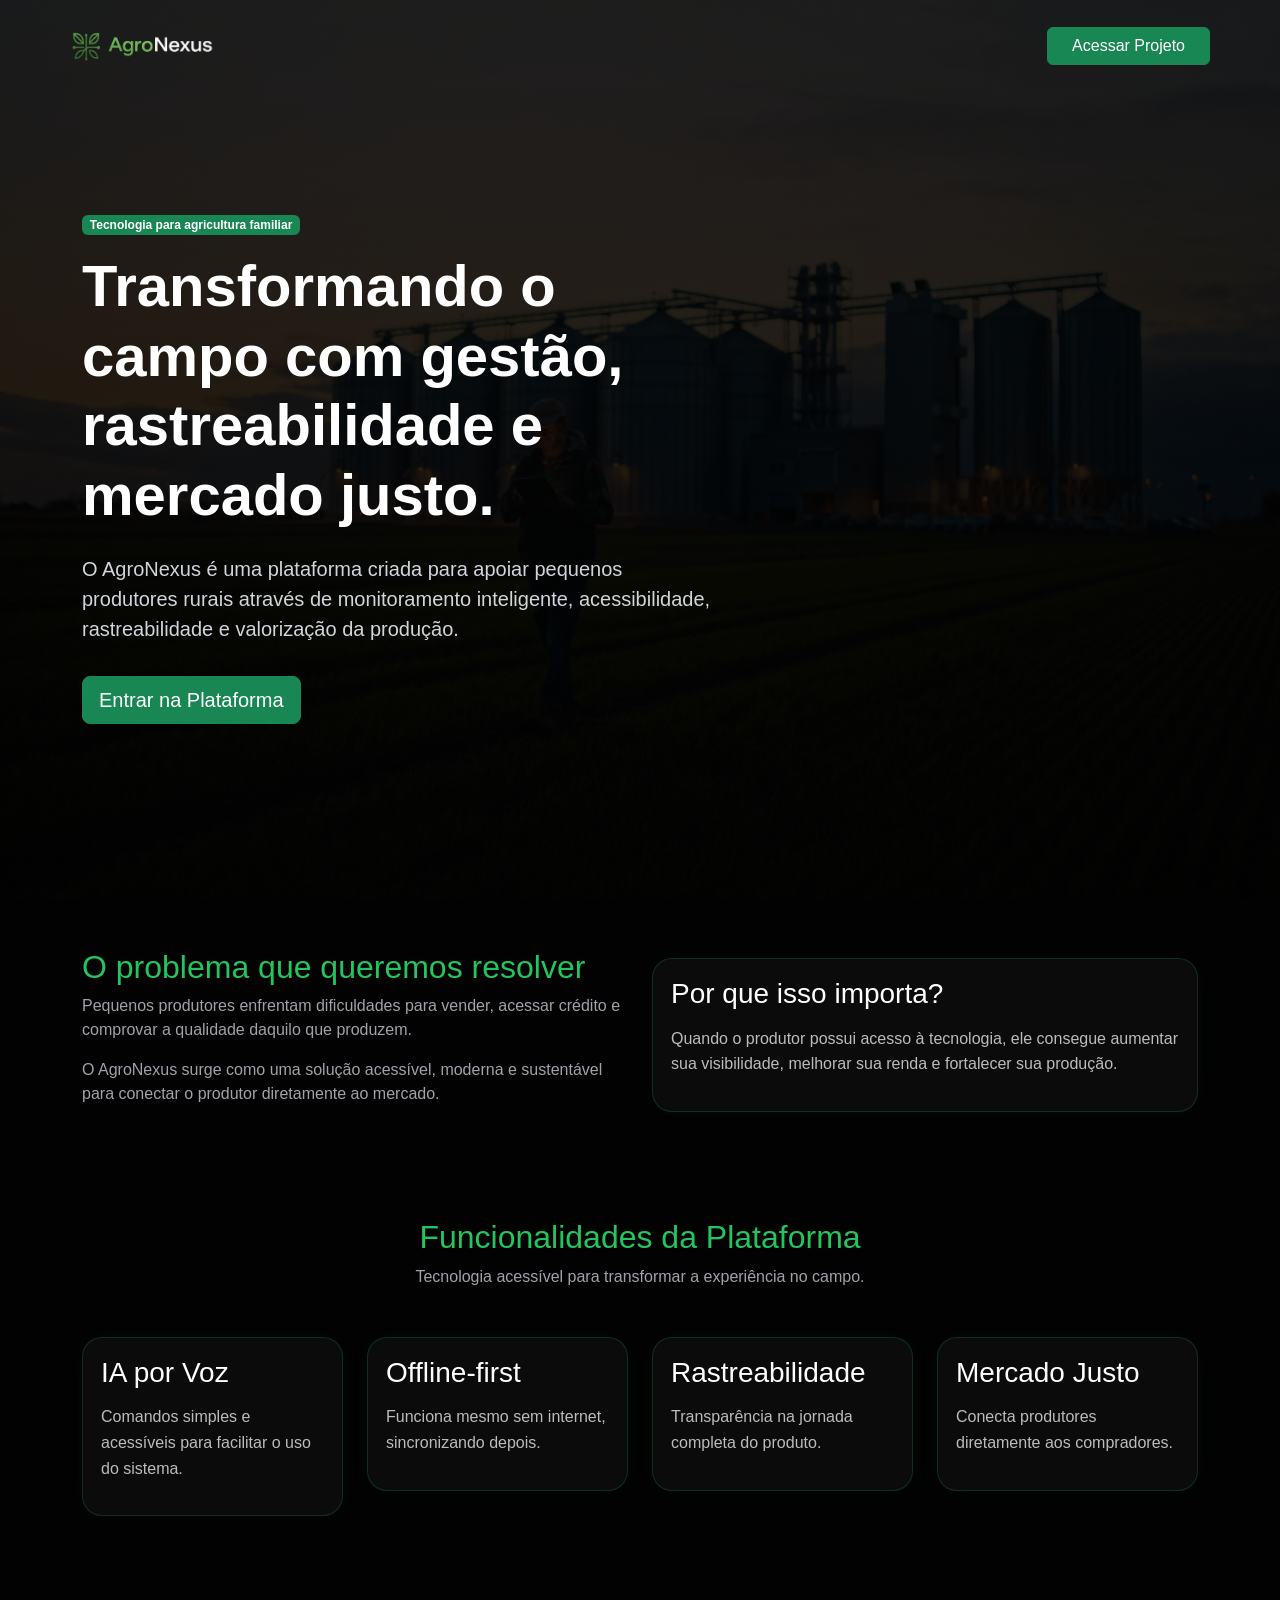
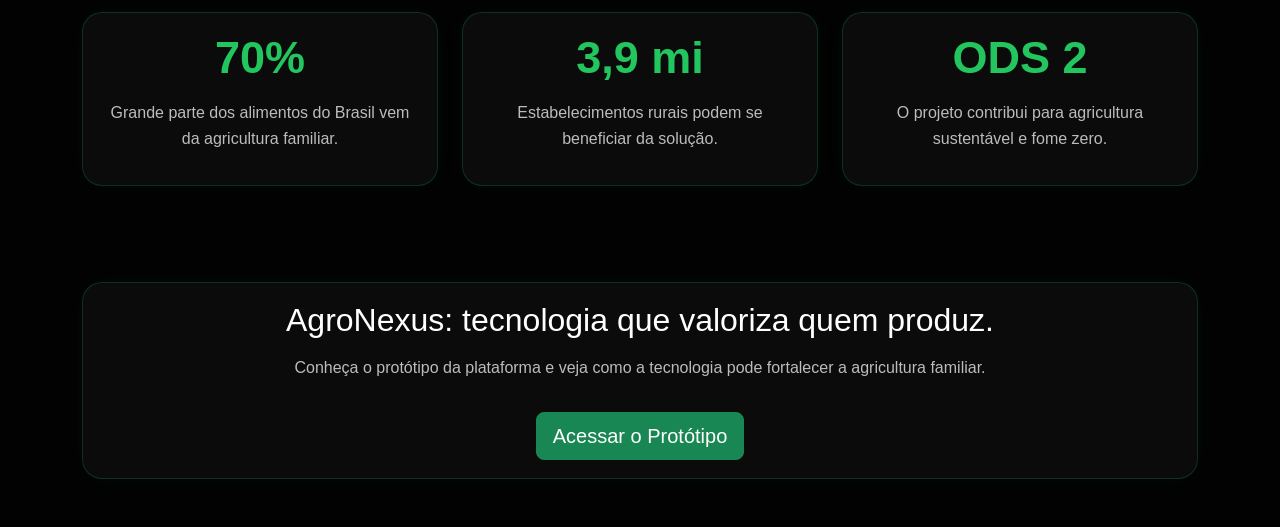
<file: index.html>
<!DOCTYPE html>
<html lang="pt-BR">
<head>
    <meta charset="UTF-8">
    <meta name="viewport" content="width=device-width, initial-scale=1.0">
    <title>AgroNexus</title>
    <link href="https://cdn.jsdelivr.net/npm/bootstrap@5.3.6/dist/css/bootstrap.min.css" rel="stylesheet">
    <link rel="stylesheet" href="./css/style.css">
</head>
<body>
<header class="home-intro">
    <nav class="navbar navbar-dark container py-4">
        <a class="navbar-brand" href="index.html">
            <img src="./img/logo-agronexus.png.png" alt="Logo AgroNexus" class="logo-img">
        </a>

        <a href="login.html" class="btn btn-success px-4">Acessar Projeto</a>
    </nav>

    <section class="container home-content">

        <div class="row align-items-center">

            <div class="col-lg-7">

                <span class="badge bg-success mb-3">
                    Tecnologia para agricultura familiar
                </span>

                <h1>
                    Transformando o campo com gestão,
                    rastreabilidade e mercado justo.
                </h1>

                <p>
                    O AgroNexus é uma plataforma criada para apoiar pequenos
                    produtores rurais através de monitoramento inteligente,
                    acessibilidade, rastreabilidade e valorização da produção.
                </p>

                <a href="login.html" class="btn btn-success btn-lg mt-3">Entrar na Plataforma</a>
            </div>
        </div>
    </section>
</header>


<section class="container py-5">

    <div class="row align-items-center g-4">

        <div class="col-md-6">

            <h2 class="titulo-verde">
                O problema que queremos resolver
            </h2>

            <p class="texto-cinza">
                Pequenos produtores enfrentam dificuldades para vender,
                acessar crédito e comprovar a qualidade daquilo que produzem.
            </p>

            <p class="texto-cinza">
                O AgroNexus surge como uma solução acessível,
                moderna e sustentável para conectar o produtor
                diretamente ao mercado.
            </p>

        </div>

        <div class="col-md-6">

            <div class="card-agro destaque-card">

                <h3>Por que isso importa?</h3>

                <p>
                    Quando o produtor possui acesso à tecnologia,
                    ele consegue aumentar sua visibilidade,
                    melhorar sua renda e fortalecer sua produção.
                </p>

            </div>

        </div>

    </div>

</section>

<section class="container py-5">

    <div class="text-center mb-5">

        <h2 class="titulo-verde">
            Funcionalidades da Plataforma
        </h2>

        <p class="texto-cinza">
            Tecnologia acessível para transformar a experiência no campo.
        </p>

    </div>

    <div class="row g-4">

        <div class="col-md-3">

            <div class="card-agro">

                <h3>IA por Voz</h3>

                <p>
                    Comandos simples e acessíveis
                    para facilitar o uso do sistema.
                </p>

            </div>

        </div>

        <div class="col-md-3">

            <div class="card-agro">

                <h3>Offline-first</h3>

                <p>
                    Funciona mesmo sem internet,
                    sincronizando depois.
                </p>

            </div>

        </div>

        <div class="col-md-3">

            <div class="card-agro">

                <h3>Rastreabilidade</h3>

                <p>
                    Transparência na jornada
                    completa do produto.
                </p>

            </div>

        </div>

        <div class="col-md-3">

            <div class="card-agro">

                <h3>Mercado Justo</h3>

                <p>
                    Conecta produtores
                    diretamente aos compradores.
                </p>

            </div>

        </div>

    </div>

</section>

<section class="container py-5">

    <div class="row g-4">

        <div class="col-md-4">

            <div class="card-agro text-center">

                <h2 class="numero-verde">70%</h2>

                <p>
                    Grande parte dos alimentos do Brasil
                    vem da agricultura familiar.
                </p>

            </div>

        </div>

        <div class="col-md-4">

            <div class="card-agro text-center">

                <h2 class="numero-verde">3,9 mi</h2>

                <p>
                    Estabelecimentos rurais podem
                    se beneficiar da solução.
                </p>

            </div>

        </div>

        <div class="col-md-4">

            <div class="card-agro text-center">

                <h2 class="numero-verde">ODS 2</h2>

                <p>
                    O projeto contribui para
                    agricultura sustentável e fome zero.
                </p>

            </div>

        </div>

    </div>

</section>

<section class="container py-5 text-center">

    <div class="card-agro chamada-final">

        <h2>
            AgroNexus: tecnologia que valoriza quem produz.
        </h2>

        <p class="texto-cinza">
            Conheça o protótipo da plataforma e veja como
            a tecnologia pode fortalecer a agricultura familiar.
        </p>

        <a href="login.html" class="btn btn-success btn-lg mt-3">Acessar o Protótipo</a>
    </div>
</section>
</body>
</html>
</file>
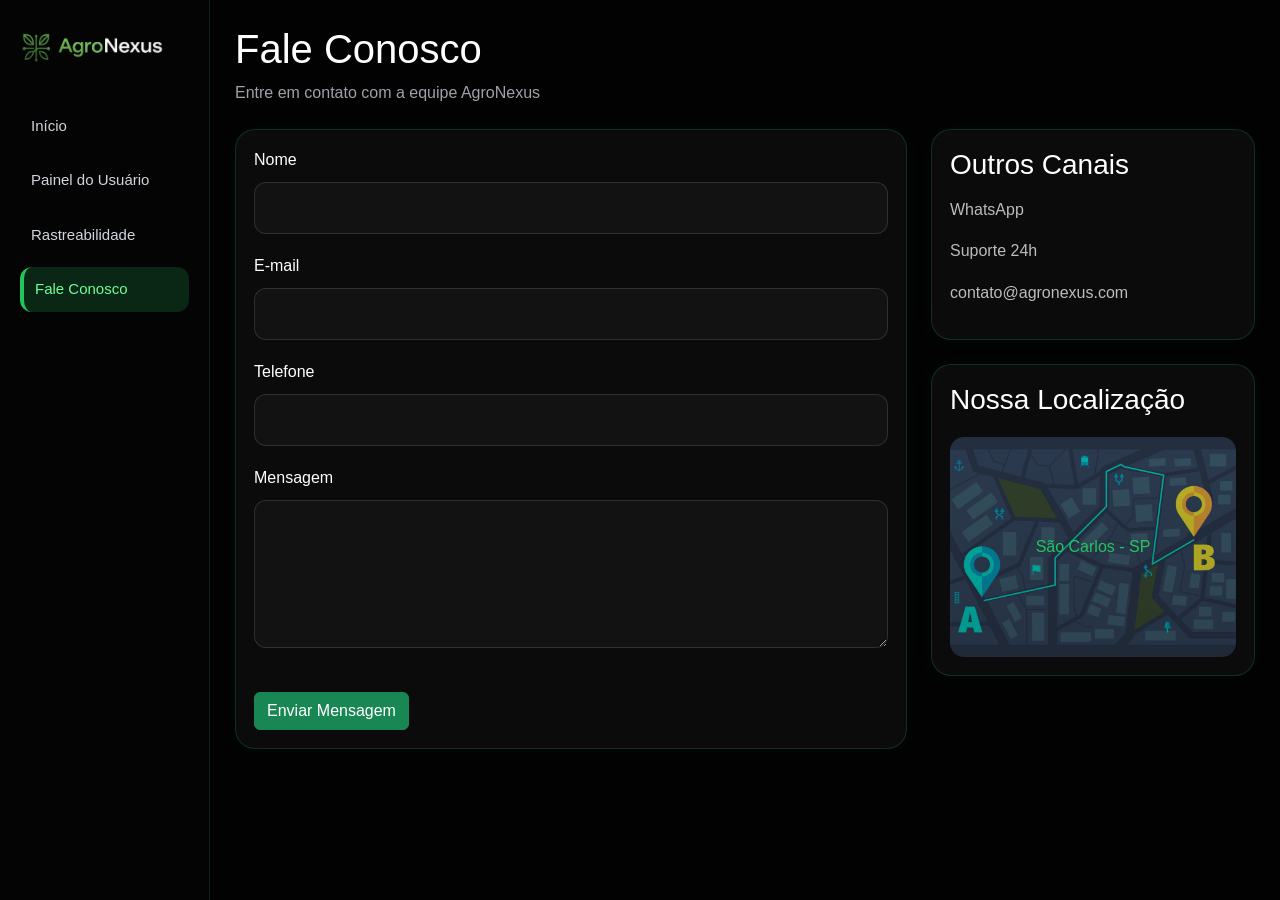
<file: contato.html>
<!DOCTYPE html>
<html lang="pt-BR">
<head>
    <meta charset="UTF-8">
    <meta name="viewport" content="width=device-width, initial-scale=1.0">
    <title>Contato | AgroNexus</title>
    <link href="https://cdn.jsdelivr.net/npm/bootstrap@5.3.6/dist/css/bootstrap.min.css" rel="stylesheet">
    <link rel="stylesheet" href="css/style.css">
</head>
<body>

<div class="app">
    <aside class="sidebar">
       <img src="./img/logo-agronexus.png.png" alt="Logo AgroNexus" class="logo-img sidebar-logo">

        <a href="index.html">Início</a>
        <a href="dashboard.html">Painel do Usuário</a>
        <a href="rastrear.html">Rastreabilidade</a>
        <a href="contato.html" class="active">Fale Conosco</a>
    </aside>

    <main class="content">
        <h1>Fale Conosco</h1>

        <p class="texto-cinza">
            Entre em contato com a equipe AgroNexus
        </p>

        <div class="row mt-4">
            <div class="col-md-8">
                <form class="card-agro">
                    <label>Nome</label>
                    <input type="text" required class="form-control input-agro">
                    <label>E-mail</label>
                    <input type="email" required class="form-control input-agro">
                    <label>Telefone</label>
                    <input type="tel" required class="form-control input-agro">
                    <label>Mensagem</label>
                    <textarea rows="5" required class="form-control input-agro"></textarea>
                    <button type="submit" class="btn btn-success mt-4">Enviar Mensagem</button>
                </form>
            </div>

            <div class="col-md-4">
                <div class="card-agro">
                    <h3>Outros Canais</h3>
                    <p>WhatsApp</p>
                    <p>Suporte 24h</p>
                    <p>contato@agronexus.com</p>
                </div>
           <div class="card-agro mt-4">
                <h3>Nossa Localização</h3>
                    <div class="mapa-fake">
                         <span>São Carlos - SP</span>
             </div>
</div>

    </div>

</div>
            </div>
        </div>
    </main>
</div>

</body>
</html>
</file>
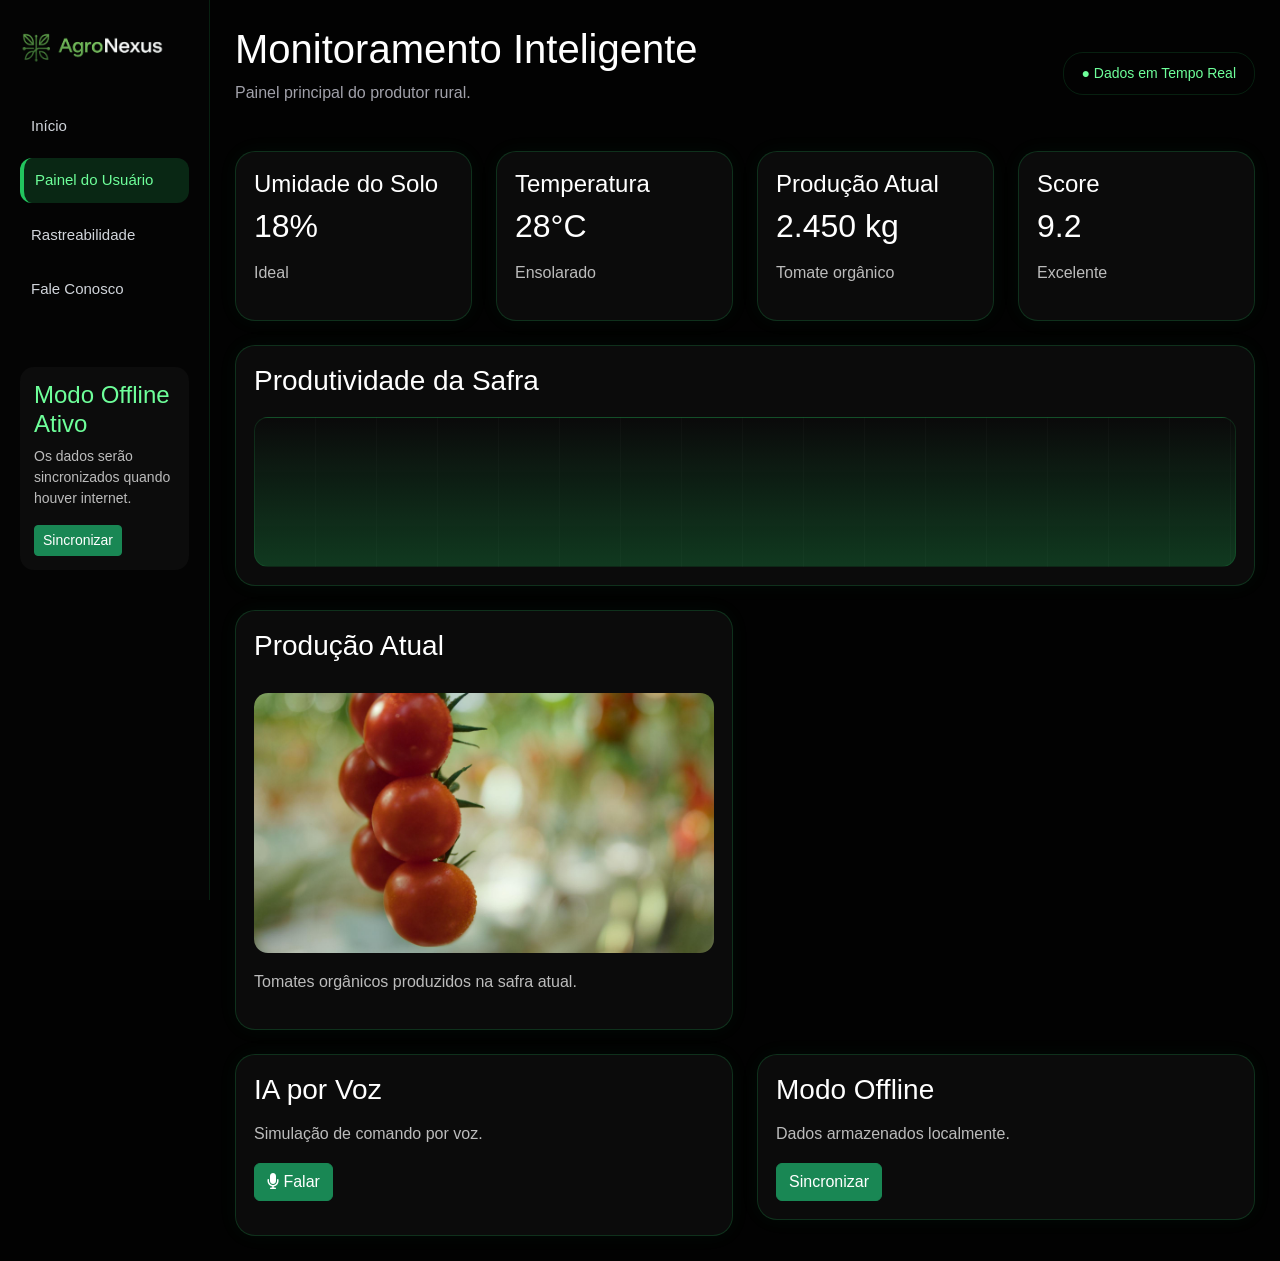
<file: dashboard.html>
<!DOCTYPE html>
<html lang="pt-BR">
<head>
    <meta charset="UTF-8">
    <meta name="viewport" content="width=device-width, initial-scale=1.0">
    <title>Dashboard | AgroNexus</title>
    <link href="https://cdn.jsdelivr.net/npm/bootstrap@5.3.6/dist/css/bootstrap.min.css" rel="stylesheet">
    <link rel="stylesheet" href="./css/style.css">
    <link rel="stylesheet" href="https://cdnjs.cloudflare.com/ajax/libs/font-awesome/6.0.0/css/all.min.css">

</head>
<body>
<div class="app">
    <aside class="sidebar">
        <img src="./img/logo-agronexus.png.png" alt="Logo AgroNexus" class="logo-img sidebar-logo">
        <a href="index.html">Início</a>

        <a href="dashboard.html" class="active">Painel do Usuário</a>
        <a href="rastrear.html">Rastreabilidade</a>
        <a href="contato.html">Fale Conosco</a>

        <div class="offline-box">
            <h4>Modo Offline Ativo</h4>
            <p>
                Os dados serão sincronizados
                quando houver internet.
            </p>

            <button class="btn btn-success btn-sm" onclick="sincronizar()">Sincronizar</button>
        </div>
    </aside>

    <main class="content">
        <div class="topbar">
            <div>
                <h1>Monitoramento Inteligente</h1>
                <p class="texto-cinza">
                    Painel principal do produtor rural.
                </p>
            </div>

            <span class="status">
                ● Dados em Tempo Real
            </span>
        </div>

        <div class="row g-4">
            <div class="col-md-3">
                <div class="card-agro">
                    <h4>Umidade do Solo</h4>
                    <h2>18%</h2>
                    <p>Ideal</p>
                </div>
            </div>

            <div class="col-md-3">
                <div class="card-agro">
                    <h4>Temperatura</h4>
                    <h2>28°C</h2>
                    <p>Ensolarado</p>
                </div>
            </div>
            <div class="col-md-3">
                <div class="card-agro">
                    <h4>Produção Atual</h4>
                    <h2>2.450 kg</h2>
                    <p>Tomate orgânico</p>
                </div>
            </div>

            <div class="col-md-3">
                <div class="card-agro">
                    <h4>Score</h4>
                    <h2>9.2</h2>
                    <p>Excelente</p>
                </div>
            </div>
        </div>

        <div class="card-agro mt-4">
            <h3>Produtividade da Safra</h3>
            <div class="grafico-fake"></div>
        </div>
        <div class="row mt-4">

    <div class="col-md-6">
        <div class="card-agro">
            <h3>Produção Atual</h3>

            <img src="./img/tomate.jpg"  class='img-dashboard' alt="Imagem de Tomate">

            <p class="mt-3">
                Tomates orgânicos produzidos
                na safra atual.
            </p>

        </div>

    </div>

</div>
        <div class="row mt-4">
            <div class="col-md-6">
                <div class="card-agro">
                    <h3>IA por Voz</h3>
                    <p>
                        Simulação de comando por voz.
                    </p>

                    <button class="btn btn-success" onclick="falar()"><i class="fas fa-microphone"></i> Falar</button>

                    <p id="textoIA" class="mt-3 texto-verde"></p>
                </div>
            </div>

            <div class="col-md-6">
                <div class="card-agro">
                    <h3>Modo Offline</h3>
                    <p>
                        Dados armazenados localmente.
                    </p>

                    <button class="btn btn-success" onclick="sincronizar()">Sincronizar</button>
                </div>
            </div>
        </div>
    </main>
</div>
<script src="./js/script.js"></script>
</body>
</html>
</file>
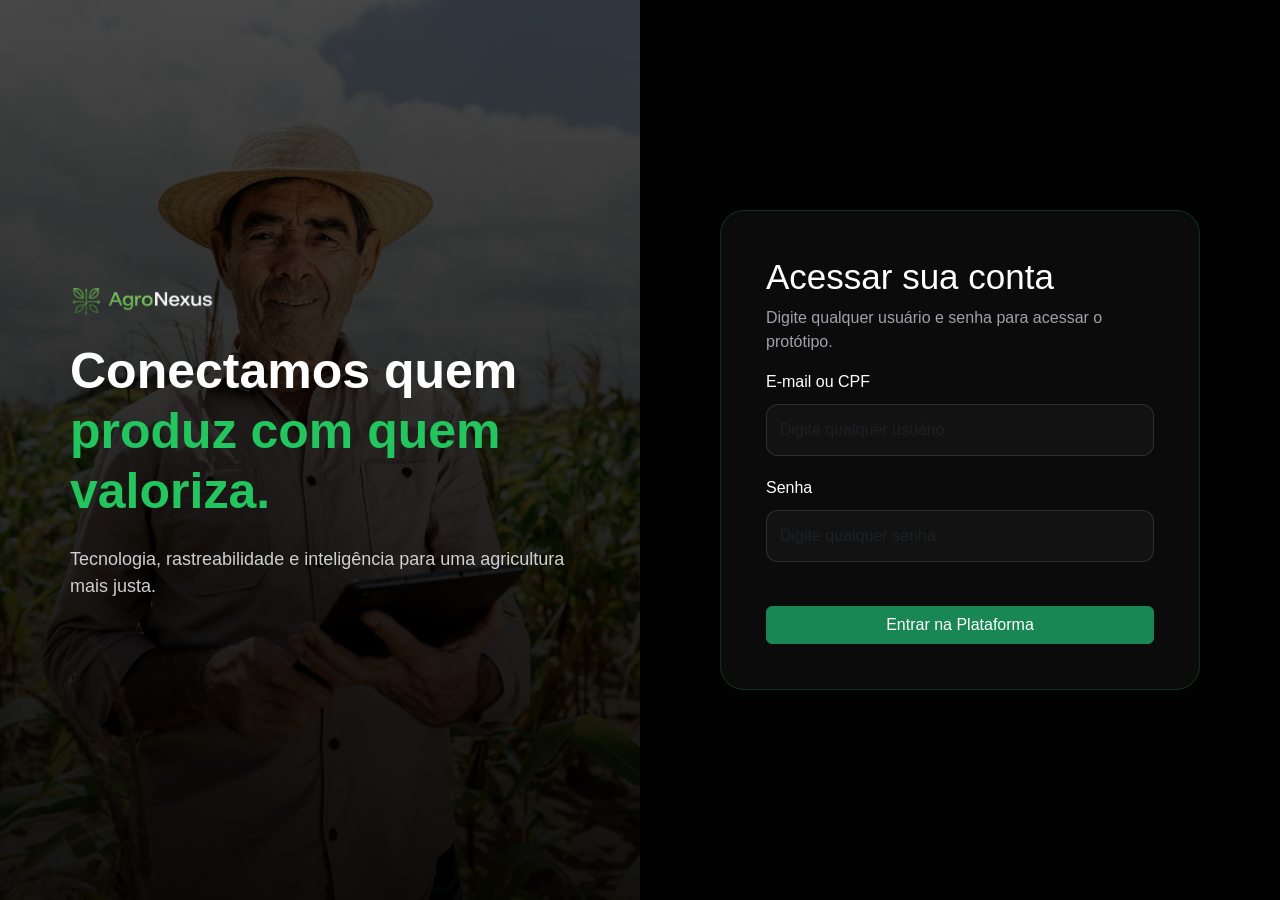
<file: login.html>
<!DOCTYPE html>
<html lang="pt-BR">
<head>
    <meta charset="UTF-8">
    <meta name="viewport" content="width=device-width, initial-scale=1.0">
    <title>Login | AgroNexus</title>
    <link href="https://cdn.jsdelivr.net/npm/bootstrap@5.3.6/dist/css/bootstrap.min.css"rel="stylesheet">
    <link rel="stylesheet" href="css/style.css">

</head>
<body>

<section class="login-page">
    <section class="login-left">
        <div class="login-text">
            <img src="./img/logo-agronexus.png.png" alt="Logo AgroNexus" class="logo-img mb-4">
            <h2>
                Conectamos quem
                <span>produz com quem valoriza.</span>
            </h2>

            <p>
                Tecnologia, rastreabilidade e inteligência
                para uma agricultura mais justa.
            </p>
        </div>
    </section>

    <section class="login-right">
        <div class="login-card">
            <h2>Acessar sua conta</h2>
            <p class="texto-cinza">
                Digite qualquer usuário e senha
                para acessar o protótipo.
            </p>

            <form action="dashboard.html">
                <label>E-mail ou CPF</label>

                <input type="text" class="form-control input-agro" placeholder="Digite qualquer usuário">
                <label>Senha</label>
                <input type="password" class="form-control input-agro" placeholder="Digite qualquer senha">

                <button type="submit" class="btn btn-success w-100 mt-4">Entrar na Plataforma</button>
            </form>
        </div>
    </section>
</section>
</body>
</html>
</file>
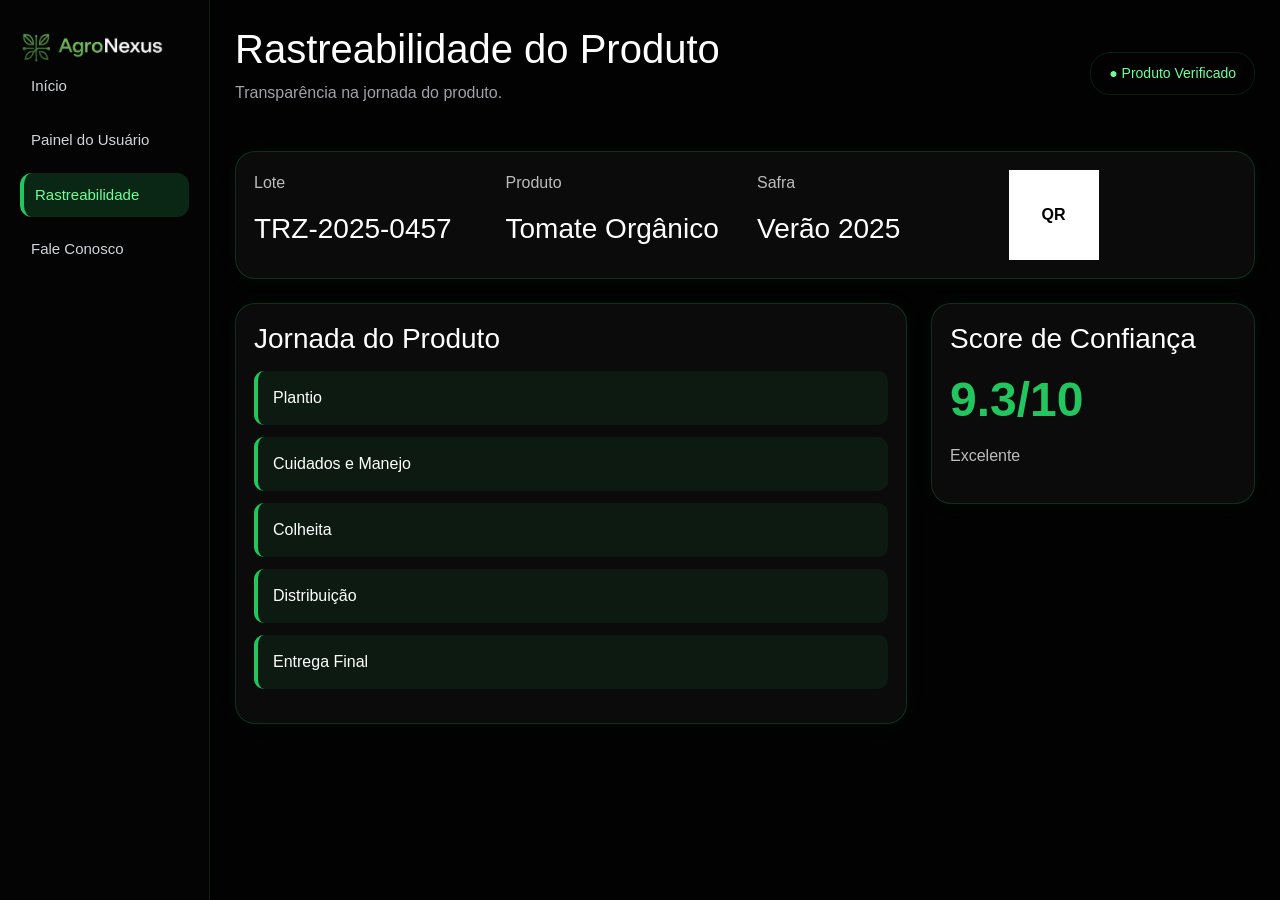
<file: rastrear.html>
<!DOCTYPE html>
<html lang="pt-BR">
<head>
    <meta charset="UTF-8">
    <meta name="viewport" content="width=device-width, initial-scale=1.0">
    <title>Rastreabilidade | AgroNexus</title>
    <link href="https://cdn.jsdelivr.net/npm/bootstrap@5.3.6/dist/css/bootstrap.min.css" rel="stylesheet">
    <link rel="stylesheet" href="css/style.css">

</head>
<body>

<div class="app">
    <aside class="sidebar">
        <img src="./img/logo-agronexus.png.png" alt="Logo AgroneNexus" class="logo-img sidebar-log">

        <a href="index.html">Início</a>
        <a href="dashboard.html">Painel do Usuário</a>
        <a href="rastreabilidade.html" class="active">Rastreabilidade</a>
        <a href="contato.html">Fale Conosco</a>
    </aside>

    <main class="content">
        <div class="topbar">
            <div>
                <h1>Rastreabilidade do Produto</h1>
                <p class="texto-cinza">
                    Transparência na jornada do produto.
                </p>
            </div>

            <span class="status">
                ● Produto Verificado
            </span>
        </div>

        <div class="card-agro">
            <div class="row">
                <div class="col-md-3">
                    <p>Lote</p>
                    <h3>TRZ-2025-0457</h3>
                </div>

                <div class="col-md-3">
                    <p>Produto</p>
                    <h3>Tomate Orgânico</h3>
                </div>

                <div class="col-md-3">
                    <p>Safra</p>
                    <h3>Verão 2025</h3>
                </div>

                <div class="col-md-3">
                    <div class="qr-code">QR</div>
                </div>
            </div>
        </div>

        <div class="row mt-4">
            <div class="col-md-8">
                <div class="card-agro">
                    <h3>Jornada do Produto</h3>
                    <ul class="timeline">
                        <li>Plantio</li>
                        <li>Cuidados e Manejo</li>
                        <li>Colheita</li>
                        <li>Distribuição</li>
                        <li>Entrega Final</li>
                    </ul>
                </div>
            </div>

            <div class="col-md-4">
                <div class="card-agro">
                    <h3>Score de Confiança</h3>
                    <h2 class="score">
                        9.3/10
                    </h2>
                    <p>Excelente</p>
                </div>
            </div>
        </div>
    </main>
</div>

</body>
</html>
</file>
<file: css/style.css>
*{
    margin: 0;
    padding: 0;
    box-sizing: border-box;
}


body{
    background: #020202;
    color: white;
    font-family: Arial, Helvetica, sans-serif;
}


a{
    text-decoration: none;
}


.logo-img{
    width: 145px;
    height: auto;
}

.sidebar-logo{
    margin-bottom: 40px;
}

.home-intro{
    min-height: 100vh;

    background:linear-gradient(rgba(0,0,0,0.82), rgba(0,0,0,0.92)), url("../img/fundo-home.jpg");
    background-size: cover;
    background-position: center;
}

.home-content{
    padding-top: 120px;
    padding-bottom: 120px;
}

.home-content h1{
    font-size: 58px;
    font-weight: bold;
    max-width: 850px;
}

.home-content p{
    margin-top: 25px;
    color: #d1d5db;
    font-size: 20px;
    max-width: 700px;
}


.titulo-verde{
    color: #22c55e;
}

.texto-verde{
    color: #22c55e;
}

.texto-cinza{
    color: #a1a1aa;
}

.numero-verde{
    color: #22c55e;
    font-size: 45px;
    font-weight: bold;
}


.card-agro{
    background: rgba(255,255,255,0.04);

    border: 1px solid rgba(34,197,94,0.20);

    border-radius: 20px;

    padding:18px;

    box-shadow:
    0 0 20px rgba(34,197,94,0.05);
}

.card-agro h2,.card-agro h3{
    margin-bottom: 15px;
}

.card-agro p{
    color: #bcbcbc;
    line-height: 1.6;
}


.login-page{
    min-height: 100vh;
    display: flex;
}

.login-left{
    width: 50%;

    background:linear-gradient(rgba(0,0,0,0.72),rgba(0,0,0,0.92)),url("../img/homem-login.jpg");
    background-size: cover;
    background-position: center;
    display: flex;
    align-items: center;
    padding: 70px;
}

.login-right{
    width: 50%;
    display: flex;
    justify-content: center;
    align-items: center;
}

.login-text h2{
    font-size: 50px;
    font-weight: bold;
}

.login-text span{
    color: #22c55e;
}

.login-text p{
    margin-top: 25px;
    color: #cfcfcf;
    font-size: 18px;
    max-width: 500px;
}

.login-card{
    width: 480px;
    background: rgba(255,255,255,0.04);
    border: 1px solid rgba(34,197,94,0.20);
    border-radius: 24px;
    padding: 45px;
}

.login-card h2{
    font-size: 35px;
}


.input-agro{
    margin-top: 10px;
    margin-bottom: 20px;
    background: rgba(255,255,255,0.03);
    border: 1px solid rgba(255,255,255,0.12);
    border-radius: 12px;
    padding: 13px;
    color: white;
}

.input-agro:focus{
    background: rgba(255,255,255,0.05);
    border-color: #22c55e;
    box-shadow:
    0 0 0 3px rgba(34,197,94,0.15);
    color: white;
}

.app{
    display: flex;
}

.sidebar{
    width: 210px;
    min-height: 100vh;
    position: fixed;
    background: #040404;
    border-right: 1px solid rgba(34,197,94,0.15);
    padding: 30px 20px;
}
.img-dashboard{
    width: 100%;
    height: 260px;
    object-fit: cover;
    border-radius: 14px;
    margin-top: 15px;
}
.sidebar a{
    display: block;
    color: #d1d5db;
    padding: 11px;
    font-size: 15px;
    border-radius: 12px;
    margin-bottom: 10px;
    transition: 0.3s;
}

.sidebar a:hover{
    background: rgba(34,197,94,0.12);
    color: #6eff9a;
}

.sidebar .active{
    background: rgba(34,197,94,0.18);
    color: #6eff9a;
    border-left: 4px solid #22c55e;
}

.offline-box{
    margin-top: 55px;
    padding: 14px;
    border-radius: 14px;
    margin-bottom: 25px;
    background: rgba(255,255,255,0.03);
}

.offline-box h4{
    color: #6eff9a;
}

.offline-box p{
    color: #bcbcbc;
    font-size: 14px;
}

.content{
    width: calc(100% - 210px);
    margin-left: 210px;
    padding: 25px;
}

.topbar{
    display: flex;
    justify-content: space-between;
    align-items: center;
    margin-bottom: 30px;
}

.status{
    padding: 10px 18px;
    border-radius: 20px;
    color: #6eff9a;
    border: 1px solid rgba(34,197,94,0.15);
    font-size: 14px;
}


.grafico-fake{
    margin-top: 20px;
    height: 150px;
    border-radius: 14px;
    background:linear-gradient(to top,rgba(34,197,94,0.25),transparent), repeating-linear-gradient(to right,transparent 0,transparent 60px,rgba(255,255,255,0.04) 61px);
    border: 1px solid rgba(34,197,94,0.15);
}


.qr-code{
    width: 90px;
    height: 90px;
    background: white;
    color: black;
    display: flex;
    justify-content: center;
    align-items: center;
    font-weight: bold;
}

.timeline{
    list-style: none;
    padding-left: 0;
}

.timeline li{
    margin-bottom: 12px;
    padding: 15px;
    border-left: 4px solid #22c55e;
    background: rgba(34,197,94,0.08);
    border-radius: 10px;
}


.score{
    color: #22c55e;

    font-size: 48px;

    font-weight: bold;
}


.mapa-fake{
    margin-top: 20px;
    height: 220px;
    border-radius: 14px;
    background: linear-gradient(rgba(0,0,0,0.25),rgba(0,0,0,0.35)),url("./../img/mapa.jpg");
    background-size: cover;
    background-position: center;
    display: flex;
    justify-content: center;
    align-items: center;
    color: #22c55e;
}
</file>
